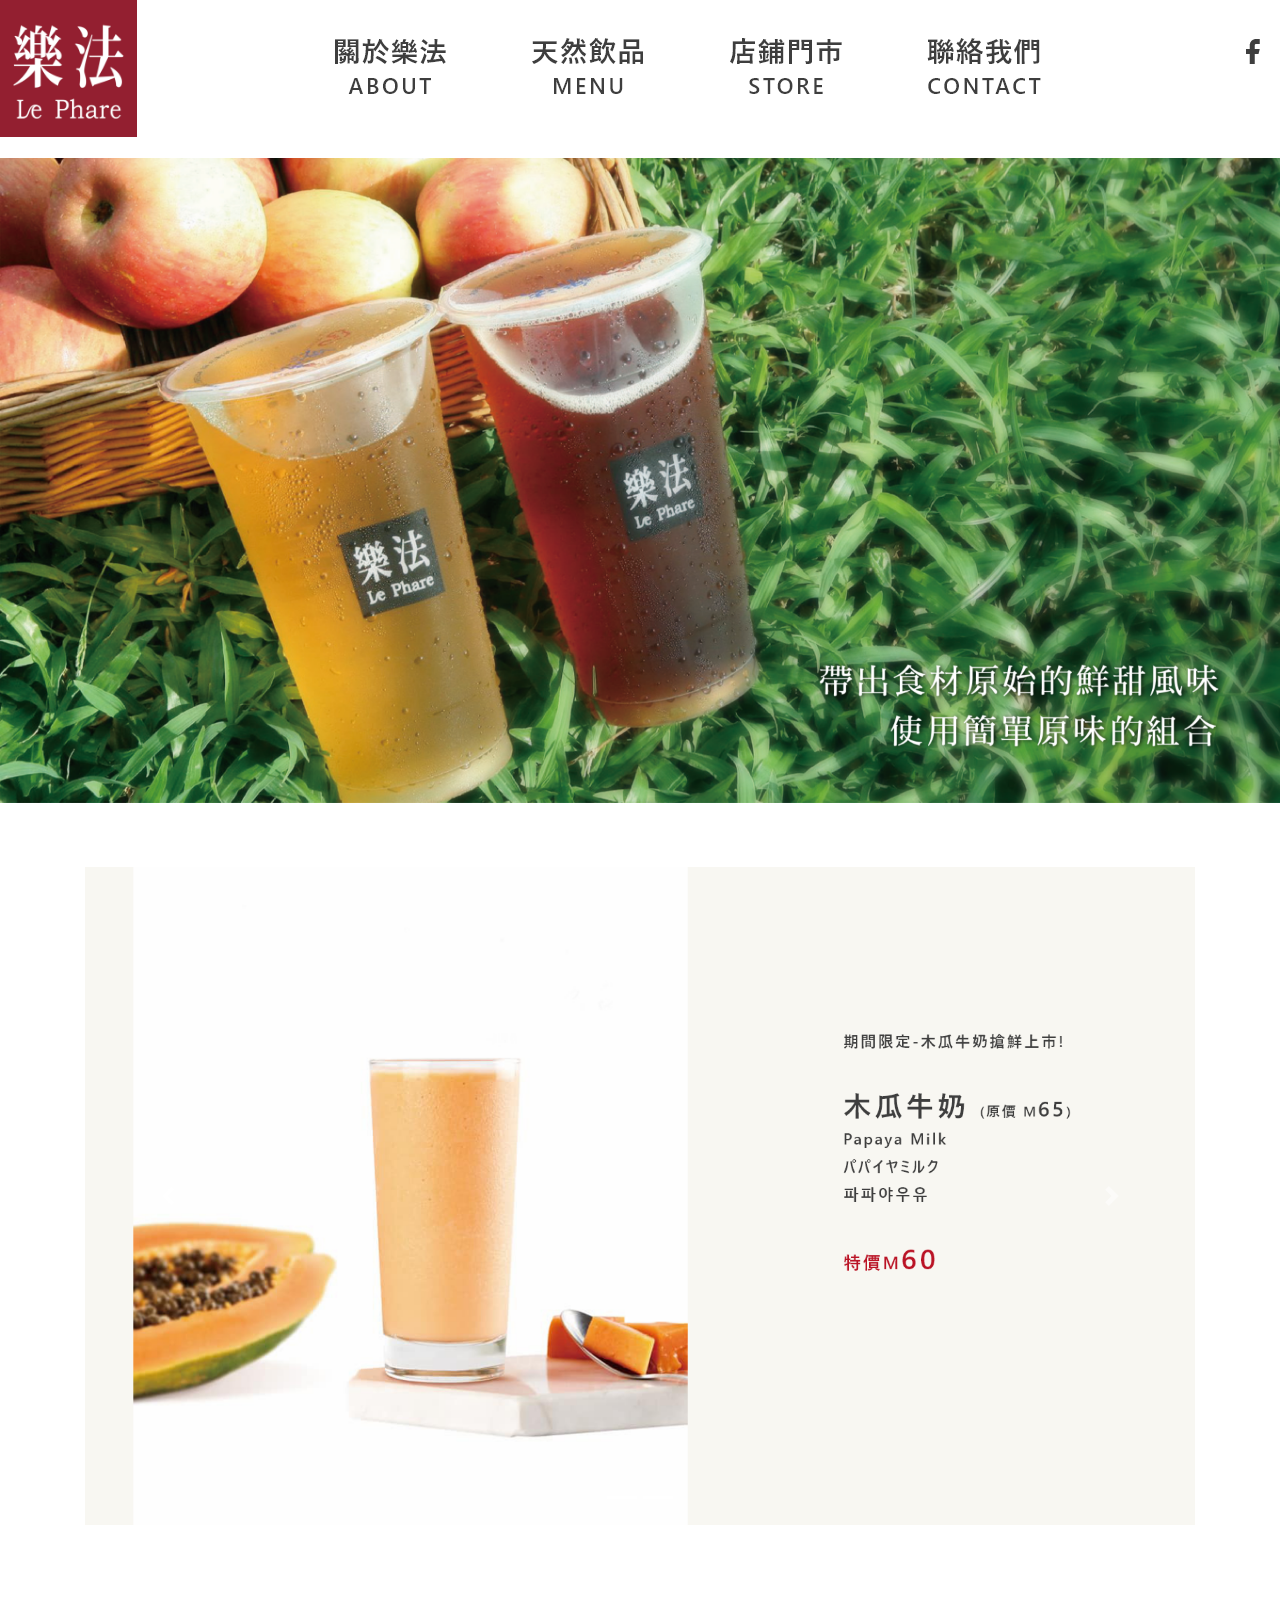
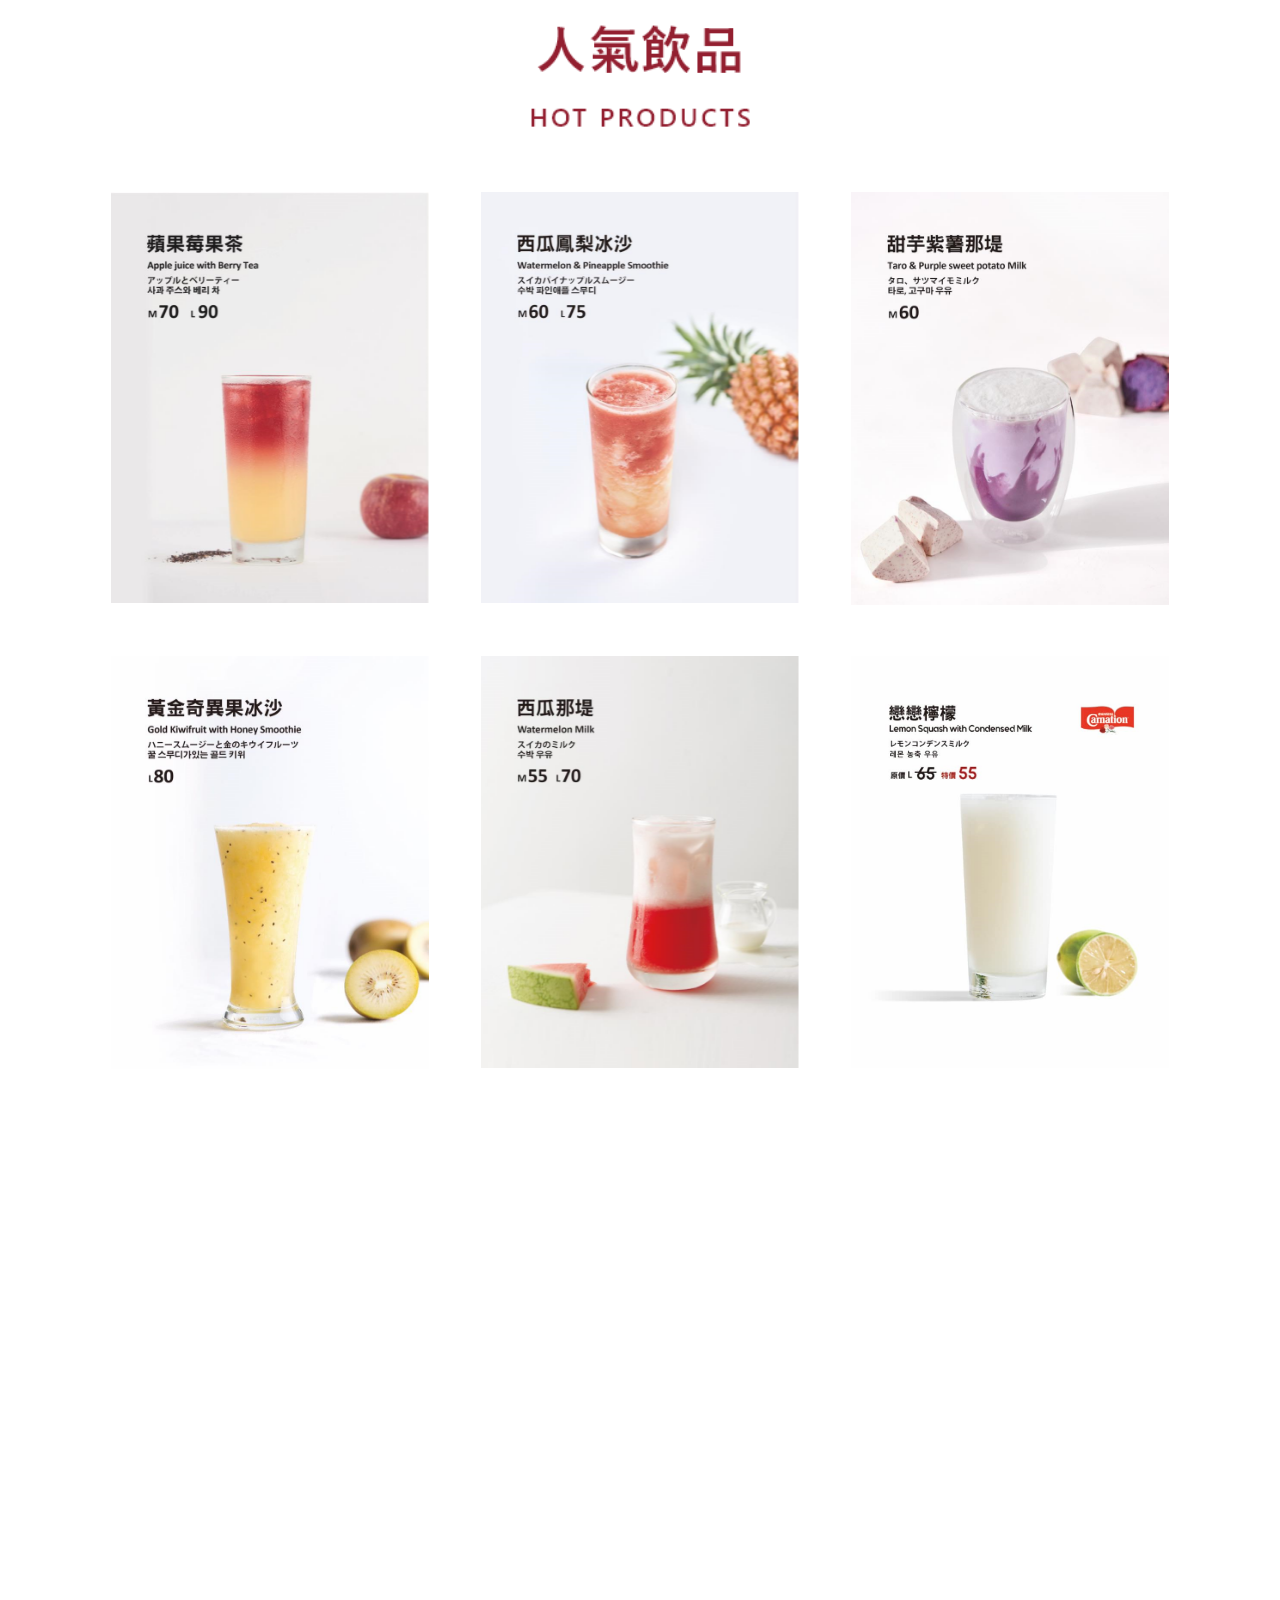
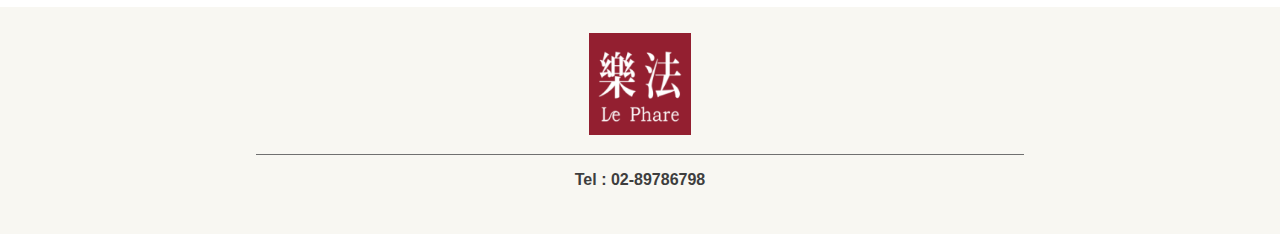
<file: LE_v2/index.html>
<!DOCTYPE html>
<html lang="en">
<head>
    <head rel="stylesheet"href="https://necolas.github.io/normalize.css/">
    <meta charset="UTF-8">
    <meta name="viewport" content="width=device-width, initial-scale=1.0, minimum-scale=0.5, maximum-scale=2.0, user-scalable=yes" />
    <meta http-equiv="X-UA-Compatible" content="ie=edge">
    <title>Document</title>
    <link rel="stylesheet" href="mystyle.css">
    <link rel="stylesheet" href="https://use.fontawesome.com/releases/v5.3.1/css/all.css">
    <link rel="stylesheet" href="bootstrap.min.css"> 
    
</head>
<body class="bg">
	<!--選單列-->
	<header class="header">
		<div class="LOGO">   
			<a href="index.html" target="_self"><img src="img/LePhareLOGO.png"alt="btn_LePhareLOGO" style="width:100%"></a>
		</div>
		<ul class="nav-list">
			<li><a href="about.html" target="_self"><img src="img/關於樂法ABOUT.png"alt="btn_關於樂法ABOUT"  style="width:100%"></a>
			</li>
			<li><a href="menu.html" target="_self"><img src="img/天然飲品MENU.png"alt="btn_天然飲品MENU"  style="width:100%"></a>
			</li>
			<li><a href="store.html" target="_self"><img src="img/店鋪門市STORE.png"alt="btn_店鋪門市STORE"  style="width:100%"></a>
			</li>
			<li><img src="img/聯絡我們CONTACT.png"alt="btn_聯絡我們CONTACT"  style="width:100%">
			</li>
		</ul> 
		<li class="btn_facebook"><a href="https://www.facebook.com/lepharedrink/" target="_blank"><img src="img/facebook.png"alt="btn_facebook"style="width:100%"></a>
		</li>  
	</header>
	<div>
		<div class="BGPIC">
			<img src="img/BG.png" alt="btn_BG" style="width:100%;">
	　　</div>
		<div class="container">
			<article>
				<div id="carouselExampleIndicators" class="carousel slide" data-ride="carousel">
					<ol class="carousel-indicators">
						<li data-target="#carouselExampleIndicators" data-slide-to="0" class="active"></li>
						<li data-target="#carouselExampleIndicators" data-slide-to="1"></li>			  
					</ol>
					<div class="carousel-inner">
					  <div class="carousel-item active">
						<img src="img/Group 2.png" class="d-block w-100" alt="...">
					  </div>
					  <div class="carousel-item">
						<img src="img/Group 3.png" class="d-block w-100" alt="...">
					  </div>
					</div>
					<a class="carousel-control-prev" href="#carouselExampleIndicators" role="button" data-slide="prev">
					  <span class="carousel-control-prev-icon" aria-hidden="true"></span>
					  <span class="sr-only">Previous</span>
					</a>
					<a class="carousel-control-next" href="#carouselExampleIndicators" role="button" data-slide="next">
						<span class="carousel-control-next-icon" aria-hidden="true"></span>
						<span class="sr-only">Next</span>
					</a>
				</div>
			</article>
		   <div class="popdrink">
				<img src="img/人氣飲品HOT PRODUCTS.png" alt="HOT PRODUCTS" style="width:20%">        
		   </div>
			<nav class="popnav1">
				 <li><img src="img/01-appleberrytea.png" alt="01-appleberrytea"> </li>
				 <li class="popnav1-1"><img src="img/02-Watermelonpineappleice.png" alt="02-Watermelonpineappleice"></li>
				 <li class="popnav1-1"><img src="img/03-taropurplesweetpotatomilk.png" alt="03-taropurplesweetpotatomilk"></li>
			</nav>
			<nav class="popnav2">
				<li><img src="img/04-Kiwiice.png" alt="04-Kiwiice"> </li>
				<li class="popnav1-1"><img src="img/05-WatermelonMilk.png" alt="05-WatermelonMilk"></li>
				<li class="popnav1-1"><img src="img/06-LemonLOVE.png" alt="06-LemonLOVE"></li>
			</nav>
		</div>
	</div>

<script src="jquery-3.4.1.min.js"></script>
<script src="bootstrap.min.js"></Script>
</body>
<div class="ftflex">
<footer class="ftbg">
        <div class="ftbg-LOGO">
        <img src="img/LePhareLOGO.png" alt="LePhareLOGO" style="width:8%"> 
		</div>
		<div class="line_login"></div>
        <p class="text">Tel : 02-89786798</p>
        </footer>
	</div>
	
</html>
</file>
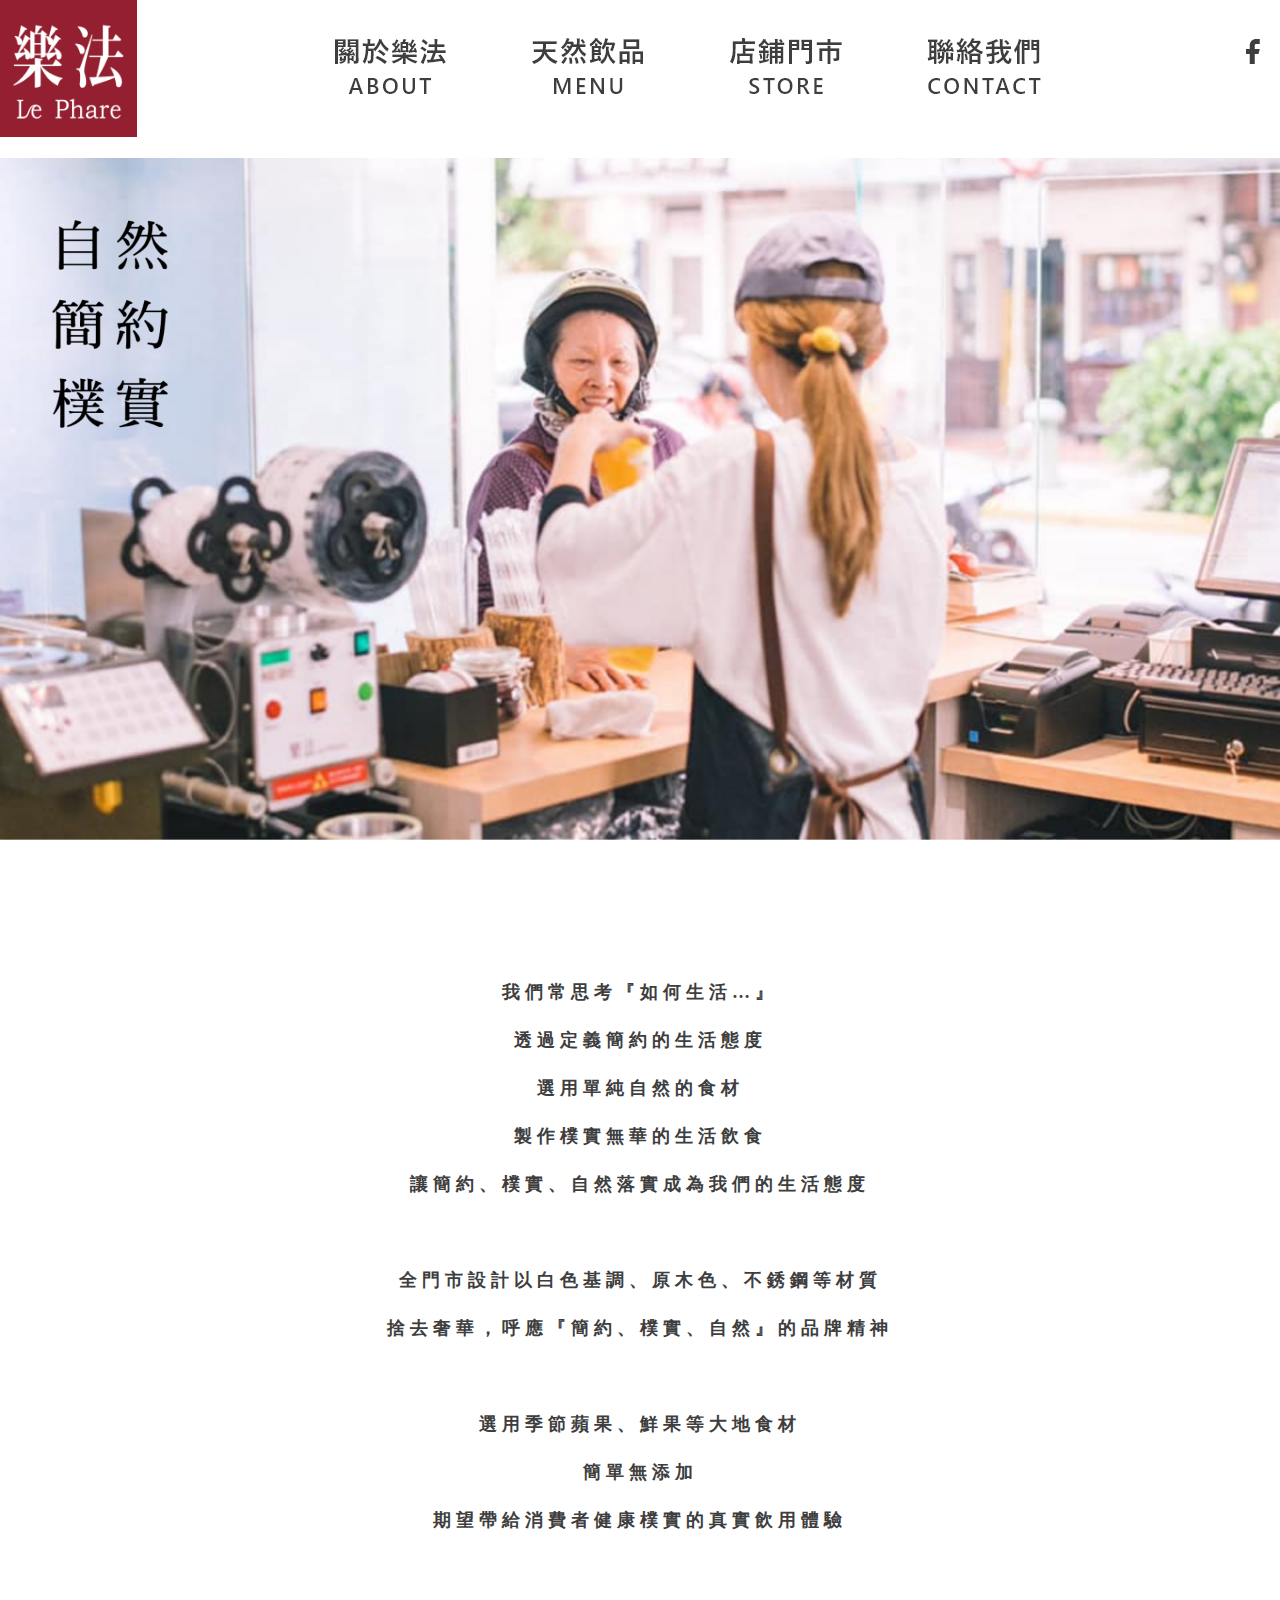
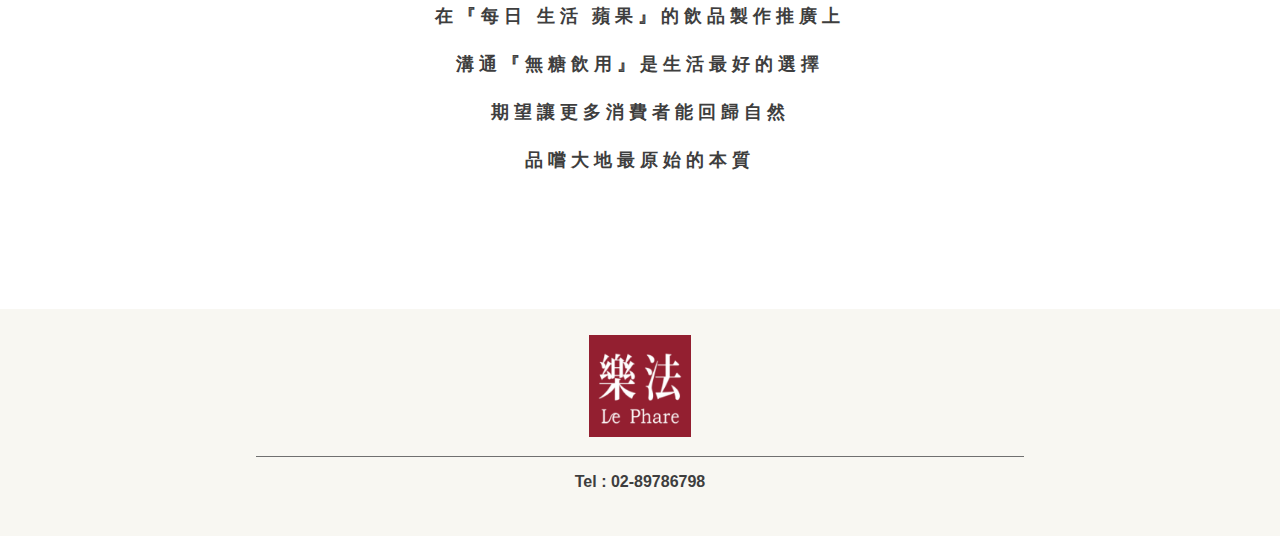
<file: LE_v2/about.html>
<!DOCTYPE html>
<html lang="en">
<head>
    <head rel="stylesheet"href="https://necolas.github.io/normalize.css/">
    <meta charset="UTF-8">
    <meta name="viewport" content="width=device-width, initial-scale=1.0, minimum-scale=0.5, maximum-scale=2.0, user-scalable=yes" />
    <meta http-equiv="X-UA-Compatible" content="ie=edge">
    <title>Document</title>
    <link rel="stylesheet" href="mystyle.css">
    <link rel="stylesheet" href="https://use.fontawesome.com/releases/v5.3.1/css/all.css">
    <link rel="stylesheet" href="bootstrap.min.css"> 
    
</head>
<body class="bg">
<!--選單列-->
<header class="header">
        <div class="LOGO">   
                <a href="index.html" target="_self"><img src="img/LePhareLOGO.png"alt="btn_LePhareLOGO" style="width:100%"></a>
        </div>
        <ul class="nav-list">
                <li><a href="about.html" target="_self"><img src="img/關於樂法ABOUT.png"alt="btn_關於樂法ABOUT"  style="width:100%"></a>
                </li>
                <li><a href="menu.html" target="_self"><img src="img/天然飲品MENU.png"alt="btn_天然飲品MENU"  style="width:100%"></a>
                </li>
                <li><a href="store.html" target="_self"><img src="img/店鋪門市STORE.png"alt="btn_店鋪門市STORE"  style="width:100%"></a>
                </li>
                <li><img src="img/聯絡我們CONTACT.png"alt="btn_聯絡我們CONTACT"  style="width:100%">
                </li>
        </ul> 
        <li class="btn_facebook"><a href="https://www.facebook.com/lepharedrink/" target="_blank"><img src="img/facebook.png"alt="btn_facebook"style="width:100%"></a>
        </li>  
</header>
   
    <div class="intro">
            <img src="img/介紹.png"alt="btn_關於樂法" style="width:100%">
    </div>
    <p class="introtext">
            我們常思考『如何生活…』<br>
            透過定義簡約的生活態度<br>
            選用單純自然的食材<br>
            製作樸實無華的生活飲食<br>
            讓簡約、樸實、自然落實成為我們的生活態度<br><br>
            
            全門市設計以白色基調、原木色、不銹鋼等材質<br>
            捨去奢華，呼應『簡約、樸實、自然』的品牌精神<br><br>
            
            選用季節蘋果、鮮果等大地食材<br>
            簡單無添加<br>
            期望帶給消費者健康樸實的真實飲用體驗<br><br>
            
            在『每日 生活 蘋果』的飲品製作推廣上<br>
            溝通『無糖飲用』是生活最好的選擇<br>
            期望讓更多消費者能回歸自然<br>
            品嚐大地最原始的本質<br><br>
            </p>
</body>
<div class="ftflex">
        <footer class="ftbg">
                <div class="ftbg-LOGO">
                <img src="img/LePhareLOGO.png" alt="LePhareLOGO" style="width:8%"> 
                </div>
                <div class="line_login"></div>
                <p class="text">Tel : 02-89786798</p>
                </footer>
            </div>
</html>
</file>
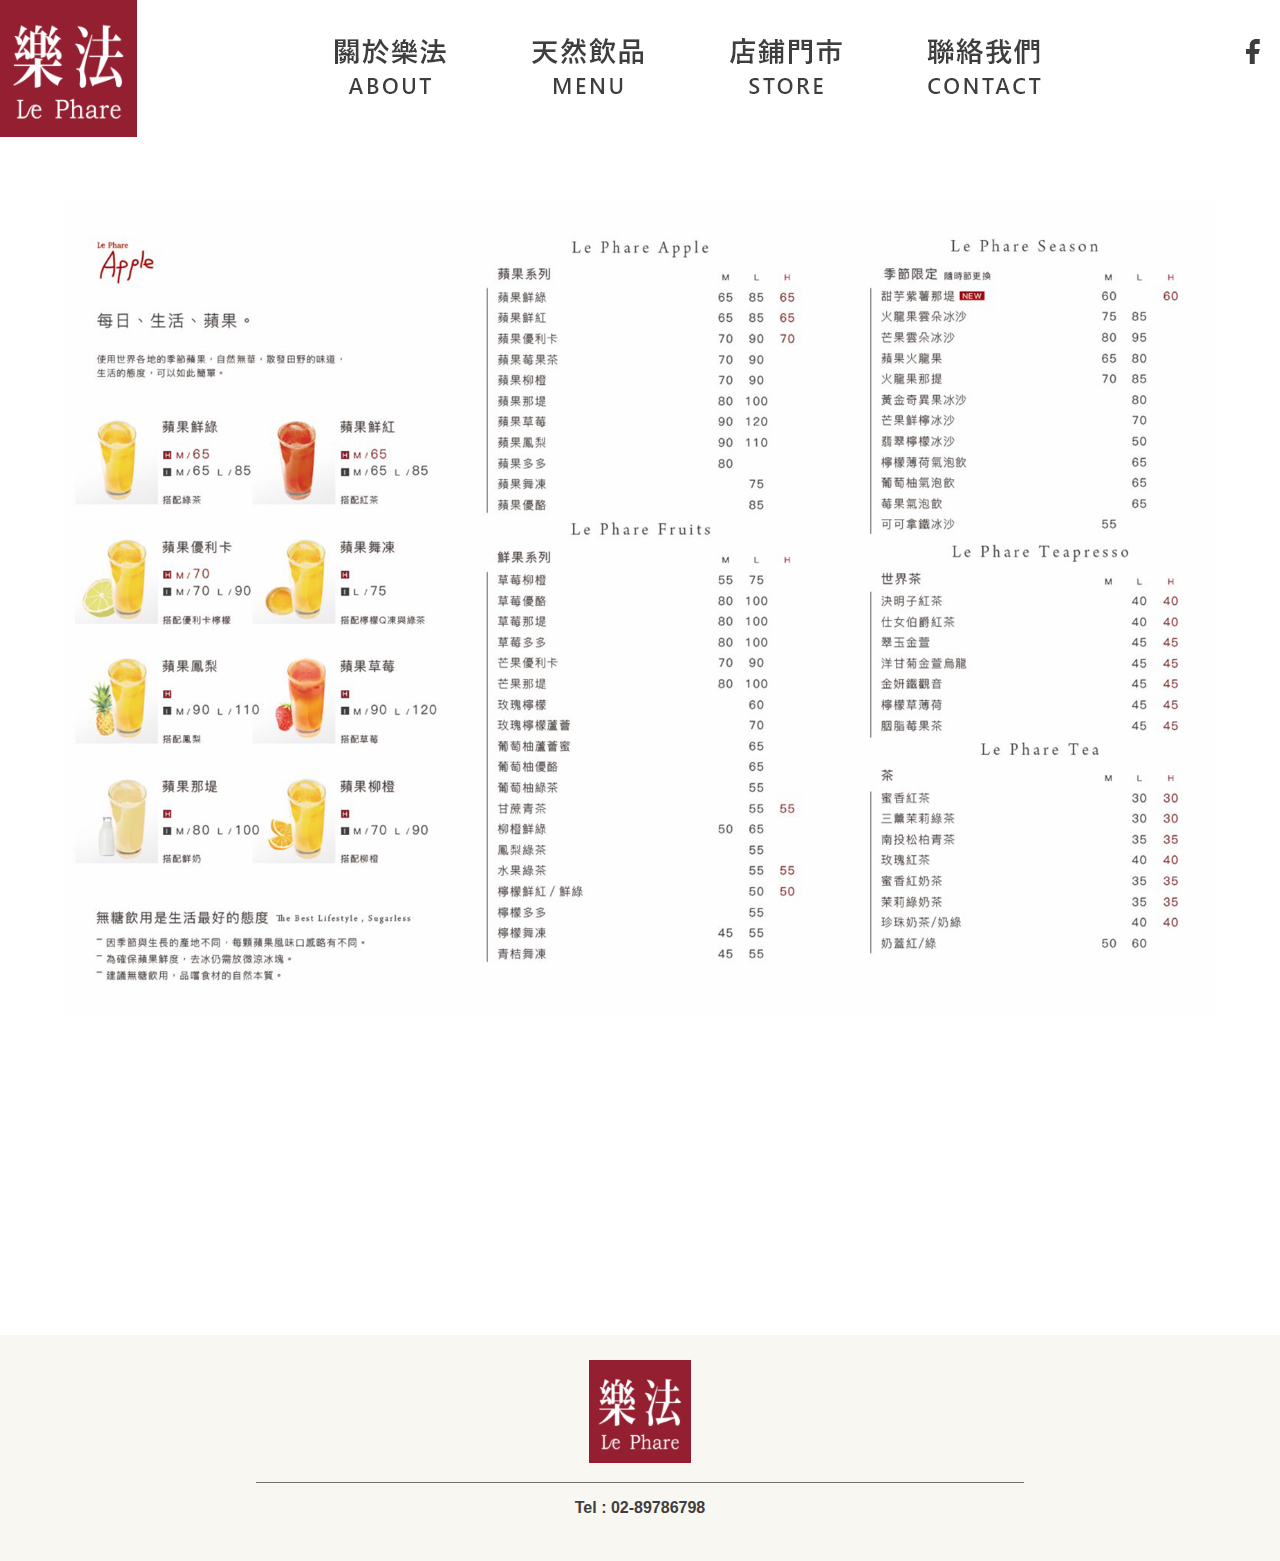
<file: LE_v2/menu.html>
<!DOCTYPE html>
<html lang="en">
<head>
    <head rel="stylesheet"href="https://necolas.github.io/normalize.css/">
    <meta charset="UTF-8">
    <meta name="viewport" content="width=device-width, initial-scale=1.0, minimum-scale=0.5, maximum-scale=2.0, user-scalable=yes" />
    <meta http-equiv="X-UA-Compatible" content="ie=edge">
    <title>Document</title>
    <link rel="stylesheet" href="mystyle.css">
    <link rel="stylesheet" href="https://use.fontawesome.com/releases/v5.3.1/css/all.css">
    <link rel="stylesheet" href="bootstrap.min.css"> 
    
</head>
<body class="bg">
<!--選單列-->
<header class="header">
    <div class="LOGO">   
        <a href="index.html" target="_self"><img src="img/LePhareLOGO.png"alt="btn_LePhareLOGO" style="width:100%"></a>
    </div>
    <ul class="nav-list">
        <li><a href="about.html" target="_self"><img src="img/關於樂法ABOUT.png"alt="btn_關於樂法ABOUT"  style="width:100%"></a>
        </li>
        <li><a href="menu.html" target="_self"><img src="img/天然飲品MENU.png"alt="btn_天然飲品MENU"  style="width:100%"></a>
        </li>
        <li><a href="store.html" target="_self"><img src="img/店鋪門市STORE.png"alt="btn_店鋪門市STORE"  style="width:100%"></a>
        </li>
        <li><img src="img/聯絡我們CONTACT.png"alt="btn_聯絡我們CONTACT"  style="width:100%">
        </li>
    </ul> 
    <li class="btn_facebook"><a href="https://www.facebook.com/lepharedrink/" target="_blank"><img src="img/facebook.png"alt="btn_facebook"style="width:100%"></a>
    </li>  
</header>
    <div class="menu">
            <img src="img/menu2.png"alt="btn_天然飲品" style="width:100%">
    </div>
</body>
<div class="ftflex">
    <footer class="ftbg">
            <div class="ftbg-LOGO">
            <img src="img/LePhareLOGO.png" alt="LePhareLOGO" style="width:8%"> 
            </div>
            <div class="line_login"></div>
            <p class="text">Tel : 02-89786798</p>
            </footer>
        </div>
</html>
</file>
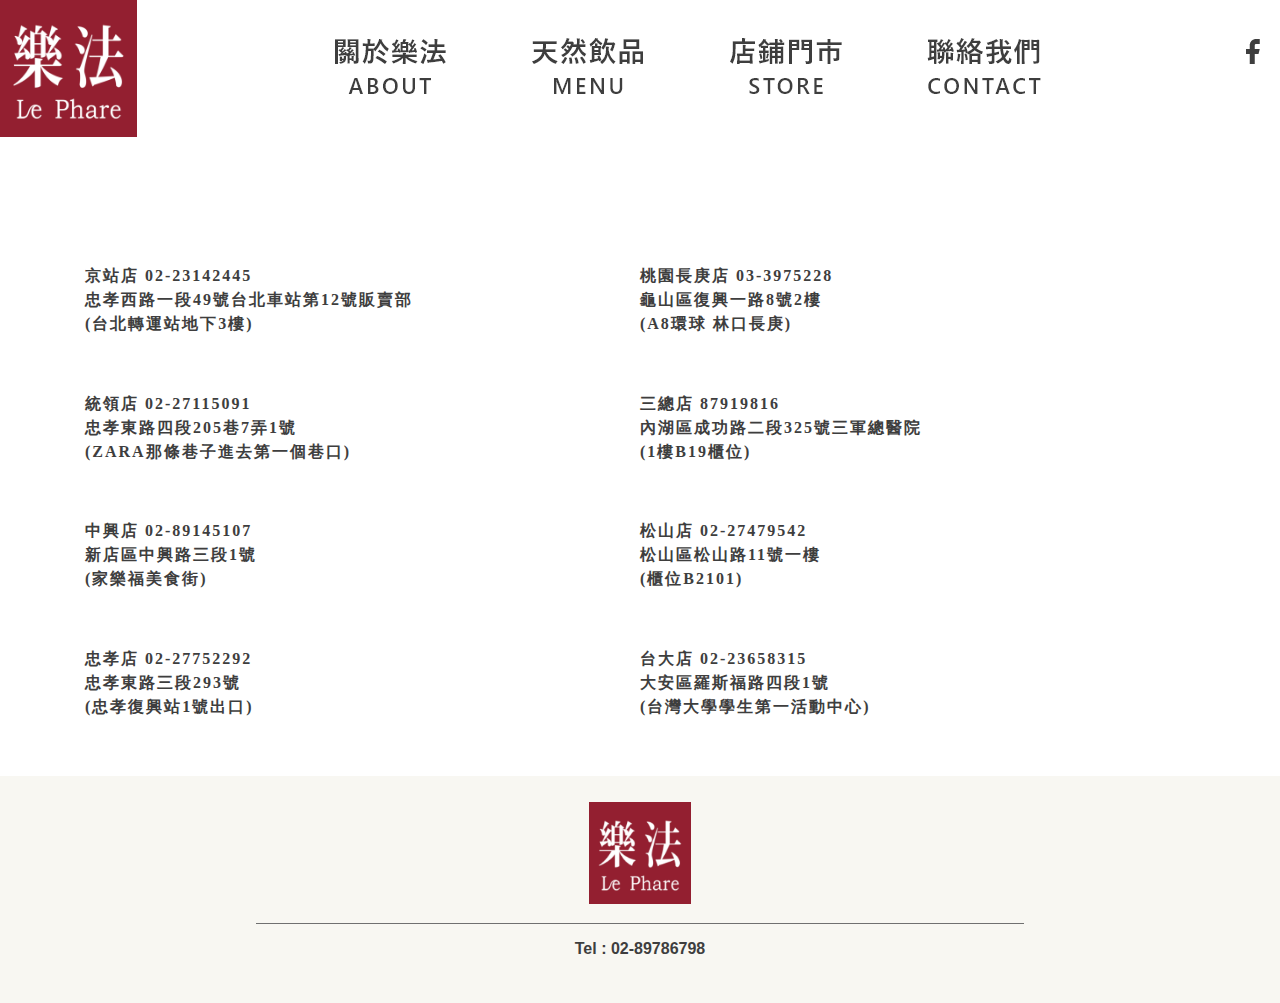
<file: LE_v2/store.html>
<!DOCTYPE html>
<html lang="en">
<head>
    <head rel="stylesheet"href="https://necolas.github.io/normalize.css/">
    <meta charset="UTF-8">
    <meta name="viewport" content="width=device-width, initial-scale=1.0, minimum-scale=0.5, maximum-scale=2.0, user-scalable=yes" />
    <meta http-equiv="X-UA-Compatible" content="ie=edge">
    <title>Document</title>
    <link rel="stylesheet" href="mystyle.css">
    <link rel="stylesheet" href="https://use.fontawesome.com/releases/v5.3.1/css/all.css">
    <link rel="stylesheet" href="bootstrap.min.css"> 
    
</head>
<body class="bg">
<!--選單列-->
<header class="header">
        <div class="LOGO">   
                <a href="index.html" target="_self"><img src="img/LePhareLOGO.png"alt="btn_LePhareLOGO" style="width:100%"></a>
        </div>
        <ul class="nav-list">
                <li><a href="about.html" target="_self"><img src="img/關於樂法ABOUT.png"alt="btn_關於樂法ABOUT"  style="width:100%"></a>
                </li>
                <li><a href="menu.html" target="_self"><img src="img/天然飲品MENU.png"alt="btn_天然飲品MENU"  style="width:100%"></a>
                </li>
                <li><a href="store.html" target="_self"><img src="img/店鋪門市STORE.png"alt="btn_店鋪門市STORE"  style="width:100%"></a>
                </li>
                <li><img src="img/聯絡我們CONTACT.png"alt="btn_聯絡我們CONTACT"  style="width:100%">
                </li>
        </ul> 
        <li class="btn_facebook"><a href="https://www.facebook.com/lepharedrink/" target="_blank"><img src="img/facebook.png"alt="btn_facebook"style="width:100%"></a>
        </li>  
</header>
<div class="container">
    <div class="work">
        京站店 02-23142445<br>
        忠孝西路一段49號台北車站第12號販賣部<br>
        (台北轉運站地下3樓)<br>
    </div>
    <div class="work">
        桃園長庚店 03-3975228<br>
        龜山區復興一路8號2樓<br>
         (A8環球 林口長庚)<br>
    </div>
    <div class="work">
        統領店 02-27115091<br>
        忠孝東路四段205巷7弄1號<br>
        (ZARA那條巷子進去第一個巷口)<br>
    </div>
    <div class="work">
        三總店 87919816<br>
        內湖區成功路二段325號三軍總醫院<br>
         (1樓B19櫃位)<br>
    </div>
    <div class="work">
        中興店 02-89145107<br>
        新店區中興路三段1號 <br>
        (家樂福美食街)<br>
    </div>
    <div class="work">
        松山店 02-27479542<br>
        松山區松山路11號一樓<br>
         (櫃位B2101)<br>
    </div>
    <div class="work">
        忠孝店 02-27752292<br>
        忠孝東路三段293號<br>
        (忠孝復興站1號出口)<br>
    </div>
    <div class="work">
        台大店 02-23658315<br>
        大安區羅斯福路四段1號<br>
        (台灣大學學生第一活動中心)<br>
    </div>
  </div>
 
</body>

<div class="ftflex">
    <footer class="ftbg">
            <div class="ftbg-LOGO">
            <img src="img/LePhareLOGO.png" alt="LePhareLOGO" style="width:8%"> 
            </div>
            <div class="line_login"></div>
            <p class="text">Tel : 02-89786798</p>
            </footer>
        </div>
</html>
</file>
<file: LE_v2/mystyle.css>
/* nai plus*/
.popnav1 li img, .popnav2 li img{
	padding: 7%;
    width: 100%;
	max-width: 370px;
}
/******/

ul,li{list-style:none;}
.bg {
    background-color: #ffffff;
    margin:auto;
    width:100%;
  }

.LOGO{
   justify-self: flex-start;
}

.header{
  height:200px;
  display:flex;
  justify-content:space-between;
}
.nav-list{
    width:800px;
    display:flex;
    justify-content:space-between;
    padding-top:2.5%;
    padding-right:50px;
}
}
.nav-list-item:hover{
  opacity:50%;
}

.nav-list-item1:hover{
  opacity:50%;
}

.navhover:hover{
  opacity:50%;
}

.btn_facebook {
  padding-top:3%;
  padding-right:20px;
  }

.btn_facebook:hover{
        opacity:50%;
      }
      

.BGPIC{
  width:100%;
  margin:0 auto;
  margin-top:-3.3%;
}

.papaya{

}

#carouselExampleIndicators{

}

.popdrink{
	text-align: center;
    margin: 8% 0 3%;
}

.popnav1{
  display:flex;

}

.popnav2{
  display:flex;

}

.popnav1-1{

}

.ftbg{
  background-color:#F8F7F2;
  width:100%;
  padding-bottom:2%;
}

.ftbg-LOGO{
  width:100%;
  display:flex;
  align-items:center;
  justify-content:center;
  padding-top:2%;
  
}

.line_login {
  height: 1px;
  width:60%;
  margin: 0 auto;
  background-color: #707070;
  margin-top:1.5%;
  align-items:center;
  justify-content:center;

}

.text{
  font-size:100%;
  font-family: 'Segoe UI', Tahoma, Geneva, Verdana, sans-serif;
  font-weight: 600;
  color: #3E3E3E;
  letter-spacing:120%;
  margin:center;
  text-align: center;
  padding-top:1%;

}

.menu{
  display:flex;
  justify-content: center;
  align-content:center;
  padding-bottom:25%;
  padding-left:5%;
  padding-right:5%;
}

.intro{
  width:100%;
  margin:0 auto;
  margin-top:-3.3%;
}

.introtext{
  font-size:18px;
  font-family: 'Microsoft JhengHei';
  font-weight: 600;
  color: #3E3E3E;
  letter-spacing:5px;
  line-height: 48px;
  margin:0 auto;
  text-align: center;
  padding-top:10%;
  padding-bottom:6%;
}
.container{
  width: 68%;
  margin:0 auto;
  padding-top:5%;
  padding-bottom:40%;
  padding-left:10%;
  padding-right:5%;
  
}

.work{
  font-family: 'Microsoft JhengHei';
  color: #3E3E3E;
  letter-spacing:2px;
  font-weight: 600;
  float:left;
  width: 48%;
  margin-bottom: 5%;
  margin-right: 2%;
  
}

.ftflex{
  
}
</file>
